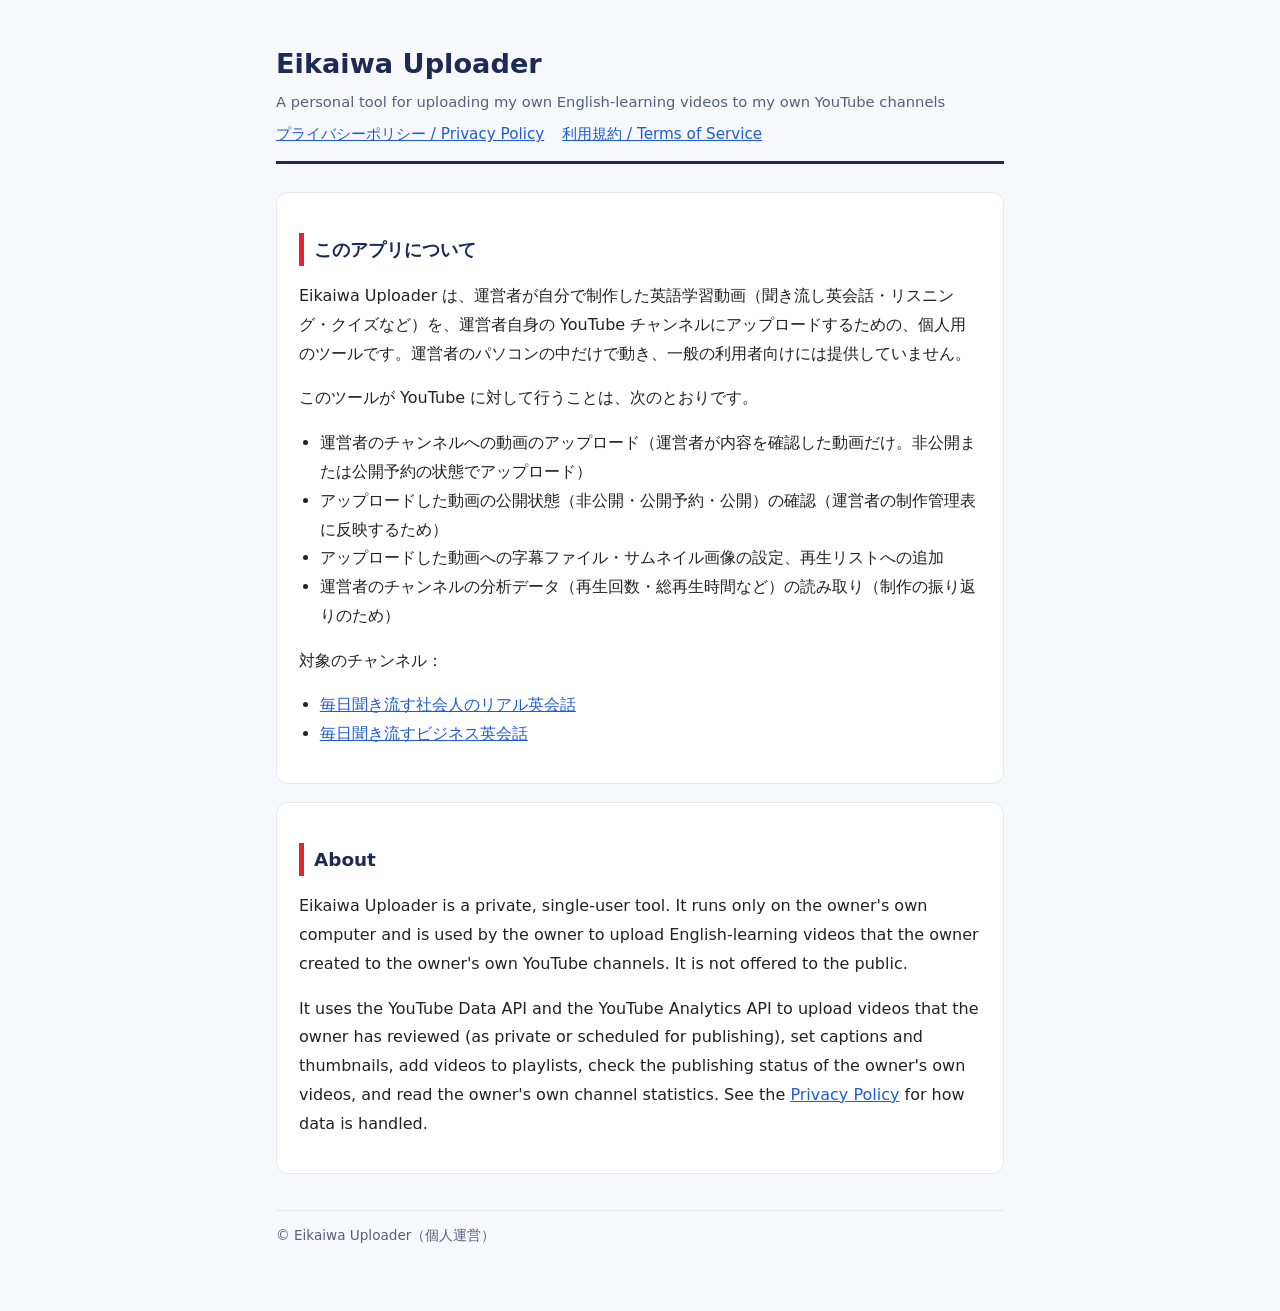
<file: index.html>
<!doctype html>
<html lang="ja">
<head>
<meta charset="utf-8">
<meta name="viewport" content="width=device-width,initial-scale=1">
<title>Eikaiwa Uploader</title>
<meta name="description" content="自分の YouTube チャンネルに、自分で作った英語学習動画をアップロードするための個人用ツール">
<link rel="stylesheet" href="style.css">
</head>
<body>
<main>
<header>
  <h1>Eikaiwa Uploader</h1>
  <div class="en">A personal tool for uploading my own English-learning videos to my own YouTube channels</div>
  <nav><a href="privacy.html">プライバシーポリシー / Privacy Policy</a><a href="terms.html">利用規約 / Terms of Service</a></nav>
</header>

<section>
<h2>このアプリについて</h2>
<p>Eikaiwa Uploader は、運営者が自分で制作した英語学習動画（聞き流し英会話・リスニング・クイズなど）を、運営者自身の YouTube チャンネルにアップロードするための、個人用のツールです。運営者のパソコンの中だけで動き、一般の利用者向けには提供していません。</p>
<p>このツールが YouTube に対して行うことは、次のとおりです。</p>
<ul>
  <li>運営者のチャンネルへの動画のアップロード（運営者が内容を確認した動画だけ。非公開または公開予約の状態でアップロード）</li>
  <li>アップロードした動画の公開状態（非公開・公開予約・公開）の確認（運営者の制作管理表に反映するため）</li>
  <li>アップロードした動画への字幕ファイル・サムネイル画像の設定、再生リストへの追加</li>
  <li>運営者のチャンネルの分析データ（再生回数・総再生時間など）の読み取り（制作の振り返りのため）</li>
</ul>
<p>対象のチャンネル：</p>
<ul>
  <li><a href="https://www.youtube.com/channel/UChvDN8zM0AV1FIX4dbsOpYQ">毎日聞き流す社会人のリアル英会話</a></li>
  <li><a href="https://www.youtube.com/channel/UCTFSyJs9K_P7Q1lAXAOvHrA">毎日聞き流すビジネス英会話</a></li>
</ul>
</section>

<section>
<h2>About</h2>
<p>Eikaiwa Uploader is a private, single-user tool. It runs only on the owner's own computer and is used by the owner to upload English-learning videos that the owner created to the owner's own YouTube channels. It is not offered to the public.</p>
<p>It uses the YouTube Data API and the YouTube Analytics API to upload videos that the owner has reviewed (as private or scheduled for publishing), set captions and thumbnails, add videos to playlists, check the publishing status of the owner's own videos, and read the owner's own channel statistics. See the <a href="privacy.html">Privacy Policy</a> for how data is handled.</p>
</section>

<footer>© Eikaiwa Uploader（個人運営）</footer>
</main>
</body>
</html>
</file>
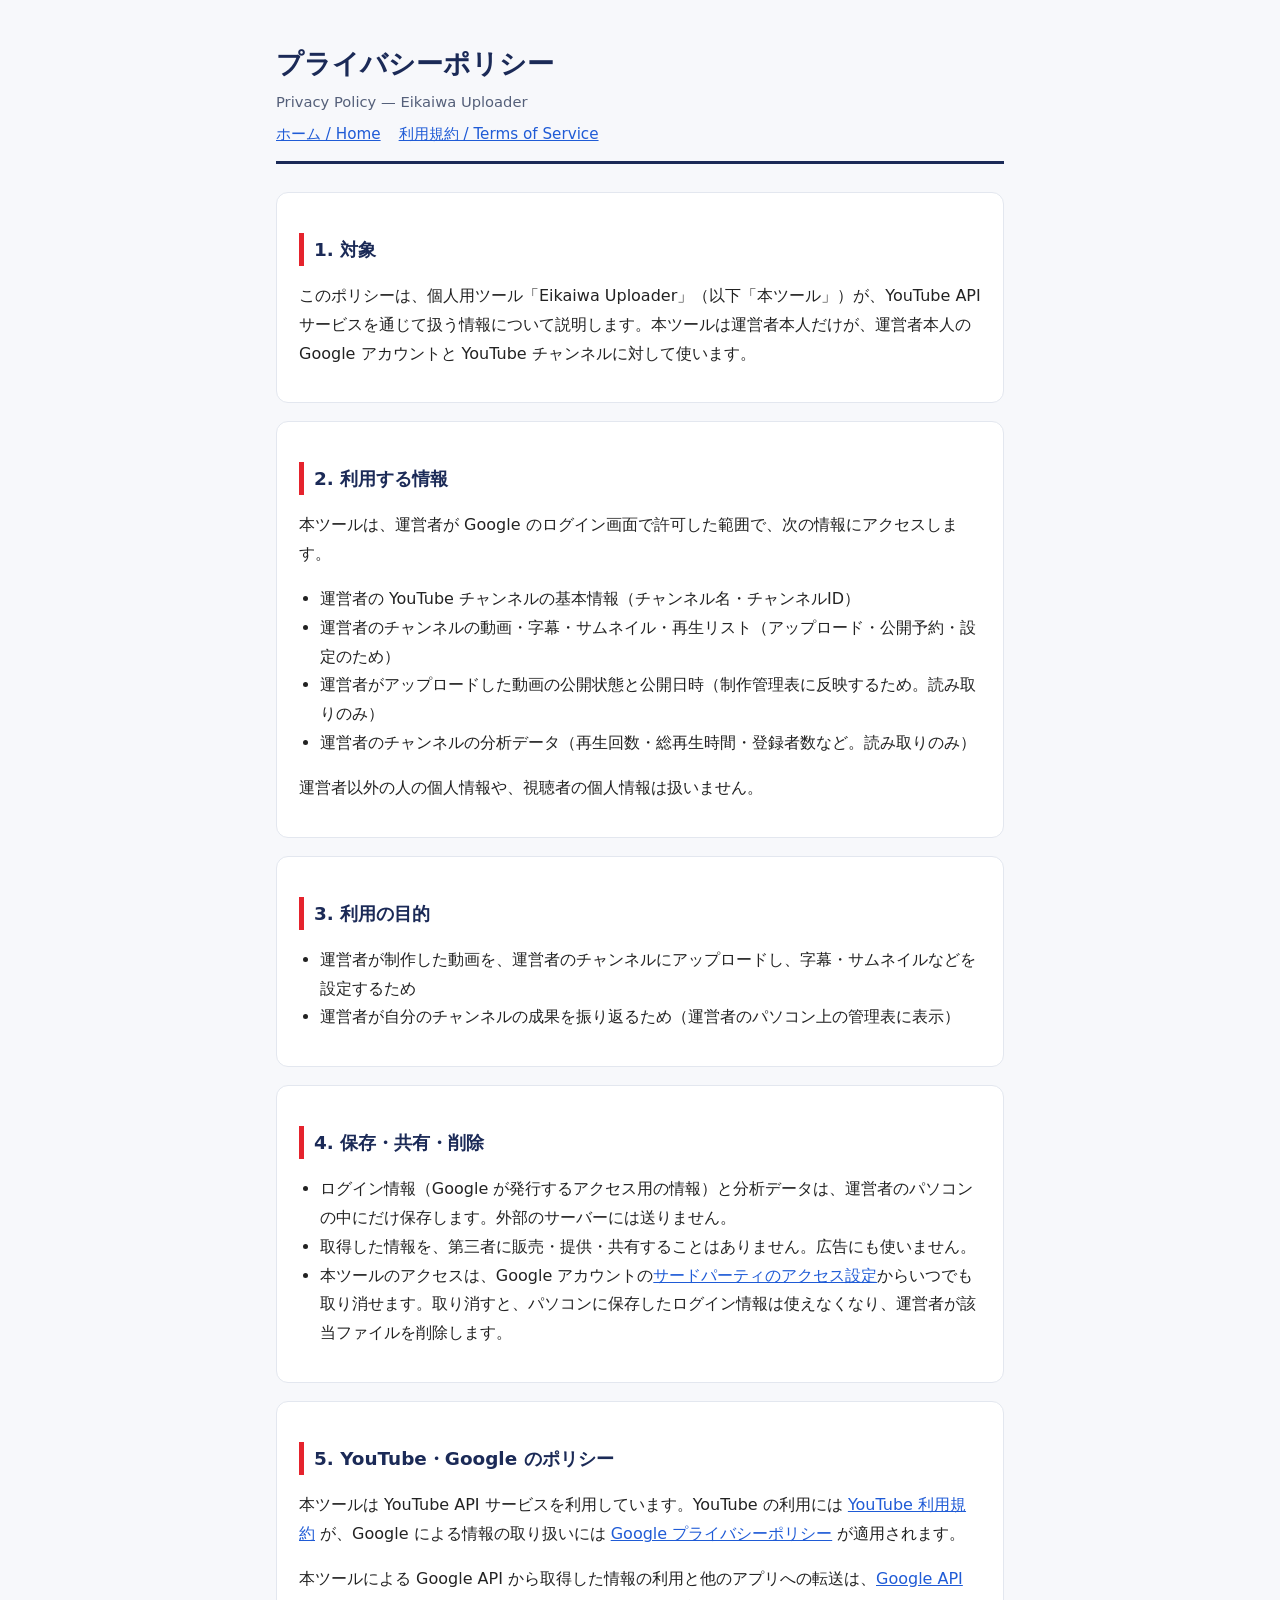
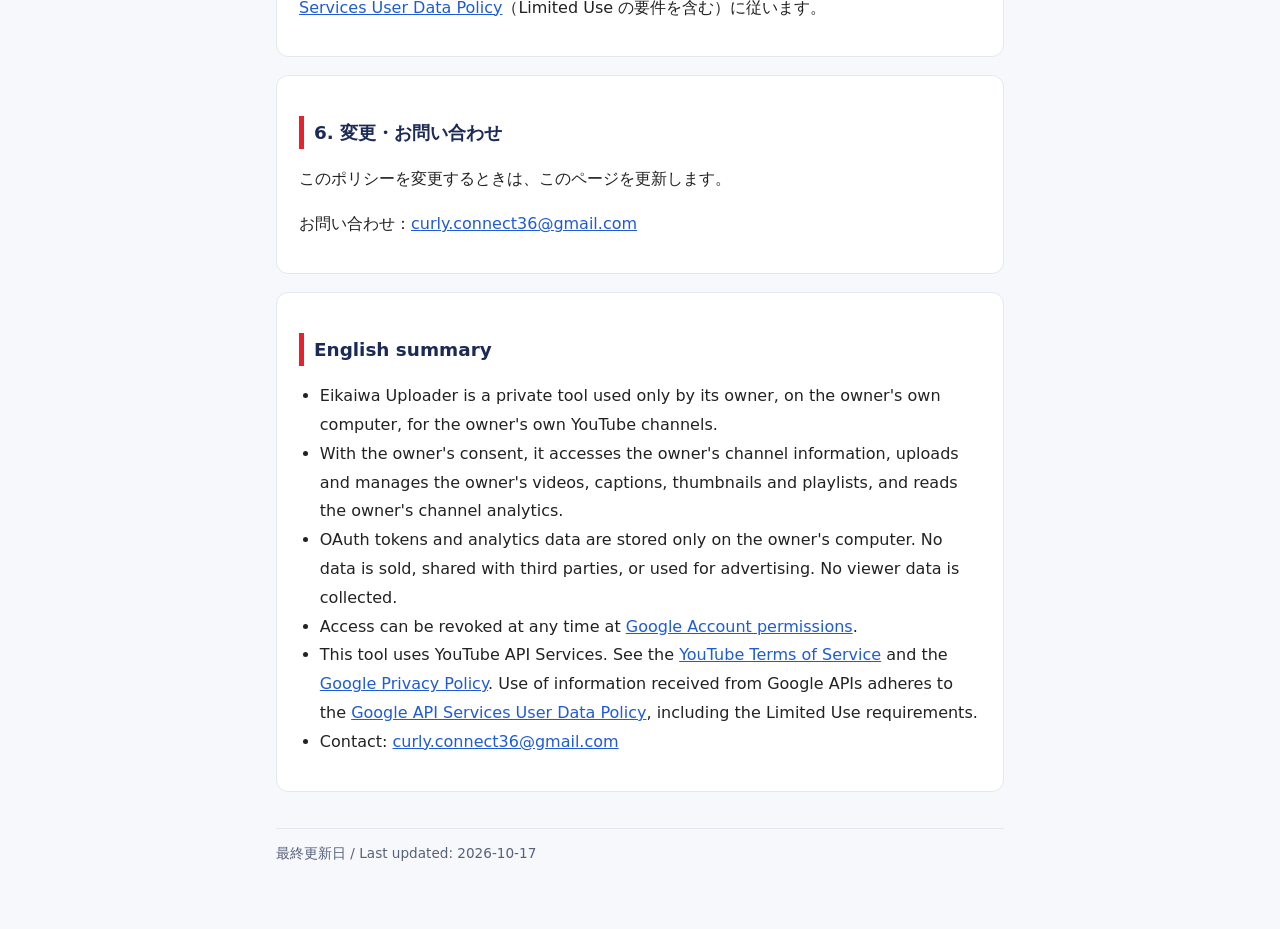
<file: privacy.html>
<!doctype html>
<html lang="ja">
<head>
<meta charset="utf-8">
<meta name="viewport" content="width=device-width,initial-scale=1">
<title>Privacy Policy | Eikaiwa Uploader</title>
<link rel="stylesheet" href="style.css">
</head>
<body>
<main>
<header>
  <h1>プライバシーポリシー</h1>
  <div class="en">Privacy Policy — Eikaiwa Uploader</div>
  <nav><a href="index.html">ホーム / Home</a><a href="terms.html">利用規約 / Terms of Service</a></nav>
</header>

<section>
<h2>1. 対象</h2>
<p>このポリシーは、個人用ツール「Eikaiwa Uploader」（以下「本ツール」）が、YouTube API サービスを通じて扱う情報について説明します。本ツールは運営者本人だけが、運営者本人の Google アカウントと YouTube チャンネルに対して使います。</p>
</section>

<section>
<h2>2. 利用する情報</h2>
<p>本ツールは、運営者が Google のログイン画面で許可した範囲で、次の情報にアクセスします。</p>
<ul>
  <li>運営者の YouTube チャンネルの基本情報（チャンネル名・チャンネルID）</li>
  <li>運営者のチャンネルの動画・字幕・サムネイル・再生リスト（アップロード・公開予約・設定のため）</li>
  <li>運営者がアップロードした動画の公開状態と公開日時（制作管理表に反映するため。読み取りのみ）</li>
  <li>運営者のチャンネルの分析データ（再生回数・総再生時間・登録者数など。読み取りのみ）</li>
</ul>
<p>運営者以外の人の個人情報や、視聴者の個人情報は扱いません。</p>
</section>

<section>
<h2>3. 利用の目的</h2>
<ul>
  <li>運営者が制作した動画を、運営者のチャンネルにアップロードし、字幕・サムネイルなどを設定するため</li>
  <li>運営者が自分のチャンネルの成果を振り返るため（運営者のパソコン上の管理表に表示）</li>
</ul>
</section>

<section>
<h2>4. 保存・共有・削除</h2>
<ul>
  <li>ログイン情報（Google が発行するアクセス用の情報）と分析データは、運営者のパソコンの中にだけ保存します。外部のサーバーには送りません。</li>
  <li>取得した情報を、第三者に販売・提供・共有することはありません。広告にも使いません。</li>
  <li>本ツールのアクセスは、Google アカウントの<a href="https://myaccount.google.com/permissions">サードパーティのアクセス設定</a>からいつでも取り消せます。取り消すと、パソコンに保存したログイン情報は使えなくなり、運営者が該当ファイルを削除します。</li>
</ul>
</section>

<section>
<h2>5. YouTube・Google のポリシー</h2>
<p>本ツールは YouTube API サービスを利用しています。YouTube の利用には <a href="https://www.youtube.com/t/terms">YouTube 利用規約</a> が、Google による情報の取り扱いには <a href="https://policies.google.com/privacy">Google プライバシーポリシー</a> が適用されます。</p>
<p>本ツールによる Google API から取得した情報の利用と他のアプリへの転送は、<a href="https://developers.google.com/terms/api-services-user-data-policy">Google API Services User Data Policy</a>（Limited Use の要件を含む）に従います。</p>
</section>

<section>
<h2>6. 変更・お問い合わせ</h2>
<p>このポリシーを変更するときは、このページを更新します。</p>
<p>お問い合わせ：<a href="mailto:curly.connect36@gmail.com">curly.connect36@gmail.com</a></p>
</section>

<section>
<h2>English summary</h2>
<ul>
  <li>Eikaiwa Uploader is a private tool used only by its owner, on the owner's own computer, for the owner's own YouTube channels.</li>
  <li>With the owner's consent, it accesses the owner's channel information, uploads and manages the owner's videos, captions, thumbnails and playlists, and reads the owner's channel analytics.</li>
  <li>OAuth tokens and analytics data are stored only on the owner's computer. No data is sold, shared with third parties, or used for advertising. No viewer data is collected.</li>
  <li>Access can be revoked at any time at <a href="https://myaccount.google.com/permissions">Google Account permissions</a>.</li>
  <li>This tool uses YouTube API Services. See the <a href="https://www.youtube.com/t/terms">YouTube Terms of Service</a> and the <a href="https://policies.google.com/privacy">Google Privacy Policy</a>. Use of information received from Google APIs adheres to the <a href="https://developers.google.com/terms/api-services-user-data-policy">Google API Services User Data Policy</a>, including the Limited Use requirements.</li>
  <li>Contact: <a href="mailto:curly.connect36@gmail.com">curly.connect36@gmail.com</a></li>
</ul>
</section>

<footer>最終更新日 / Last updated: 2026-10-17</footer>
</main>
</body>
</html>
</file>
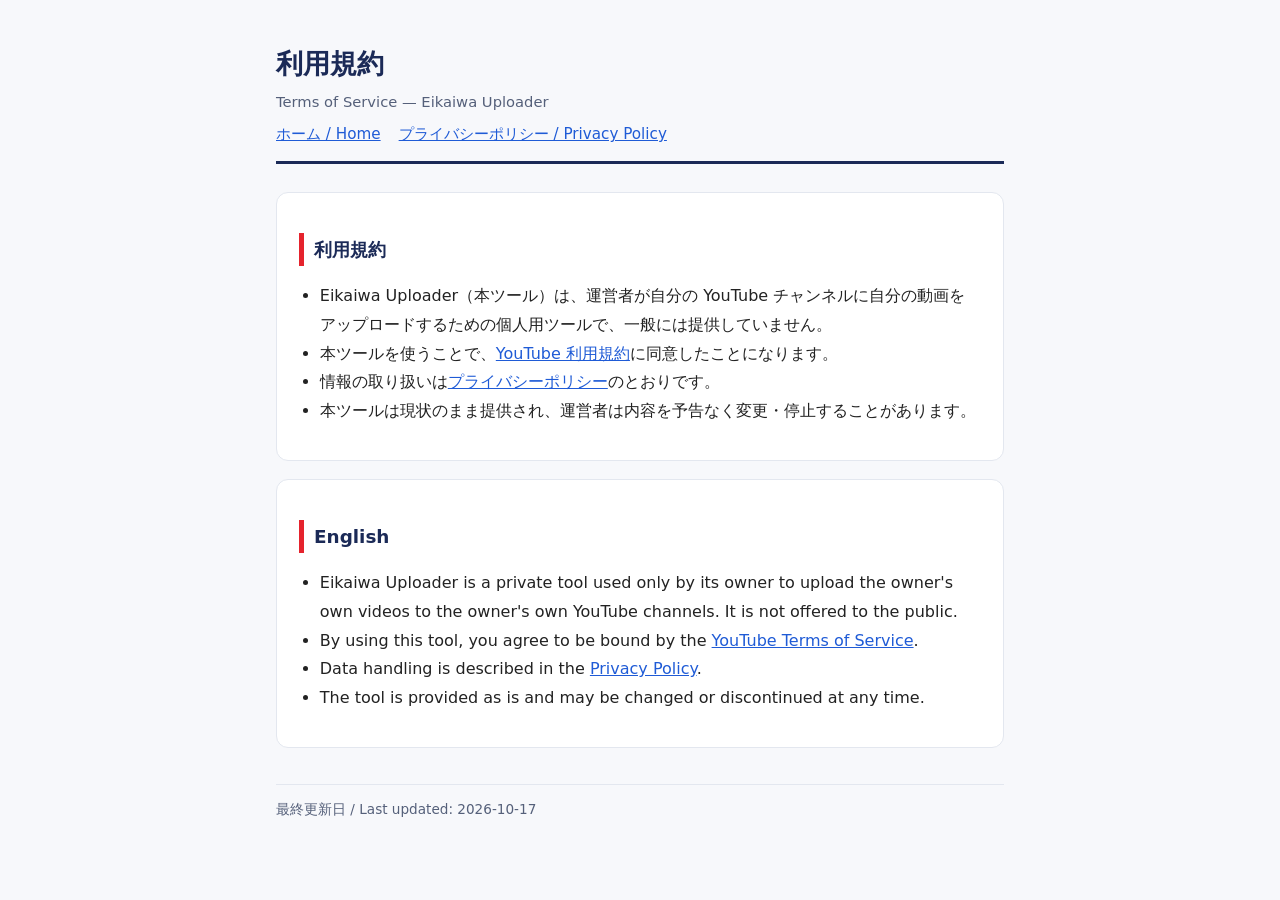
<file: terms.html>
<!doctype html>
<html lang="ja">
<head>
<meta charset="utf-8">
<meta name="viewport" content="width=device-width,initial-scale=1">
<title>Terms of Service | Eikaiwa Uploader</title>
<link rel="stylesheet" href="style.css">
</head>
<body>
<main>
<header>
  <h1>利用規約</h1>
  <div class="en">Terms of Service — Eikaiwa Uploader</div>
  <nav><a href="index.html">ホーム / Home</a><a href="privacy.html">プライバシーポリシー / Privacy Policy</a></nav>
</header>
<section>
<h2>利用規約</h2>
<ul>
  <li>Eikaiwa Uploader（本ツール）は、運営者が自分の YouTube チャンネルに自分の動画をアップロードするための個人用ツールで、一般には提供していません。</li>
  <li>本ツールを使うことで、<a href="https://www.youtube.com/t/terms">YouTube 利用規約</a>に同意したことになります。</li>
  <li>情報の取り扱いは<a href="privacy.html">プライバシーポリシー</a>のとおりです。</li>
  <li>本ツールは現状のまま提供され、運営者は内容を予告なく変更・停止することがあります。</li>
</ul>
</section>
<section>
<h2>English</h2>
<ul>
  <li>Eikaiwa Uploader is a private tool used only by its owner to upload the owner's own videos to the owner's own YouTube channels. It is not offered to the public.</li>
  <li>By using this tool, you agree to be bound by the <a href="https://www.youtube.com/t/terms">YouTube Terms of Service</a>.</li>
  <li>Data handling is described in the <a href="privacy.html">Privacy Policy</a>.</li>
  <li>The tool is provided as is and may be changed or discontinued at any time.</li>
</ul>
</section>
<footer>最終更新日 / Last updated: 2026-10-17</footer>
</main>
</body>
</html>
</file>
<file: style.css>
:root{--ink:#1b2a57;--sub:#55607a;--line:#e3e7ef;--bg:#f7f8fb;--accent:#e5232d}
*{box-sizing:border-box}
body{margin:0;background:var(--bg);color:#222;font-family:"Hiragino Sans","Yu Gothic UI","Meiryo",system-ui,sans-serif;line-height:1.8}
main{max-width:760px;margin:0 auto;padding:40px 16px 64px}
header{border-bottom:3px solid var(--ink);margin-bottom:28px;padding-bottom:12px}
h1{color:var(--ink);font-size:1.7rem;margin:0}
.en{color:var(--sub);font-size:.92rem}
h2{color:var(--ink);font-size:1.15rem;margin:32px 0 8px;border-left:5px solid var(--accent);padding-left:10px}
section{background:#fff;border:1px solid var(--line);border-radius:12px;padding:8px 22px 18px;margin:18px 0}
ul{padding-left:1.3em}
a{color:#1f5bd6}
nav{display:flex;gap:18px;flex-wrap:wrap;margin:6px 0 0;font-size:.95rem}
footer{margin-top:36px;color:var(--sub);font-size:.85rem;border-top:1px solid var(--line);padding-top:12px}
</file>
